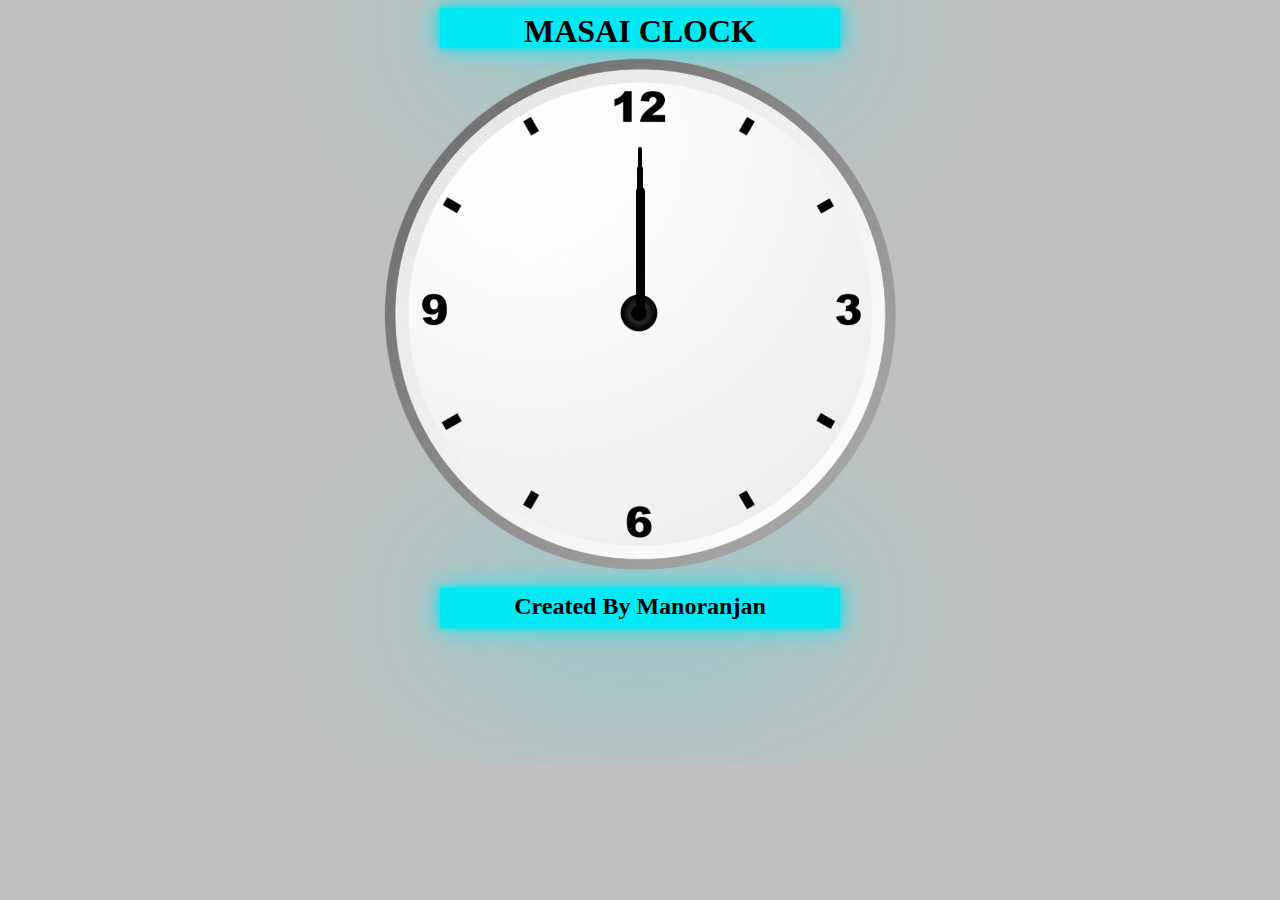
<file: Clock/index.html>
<!DOCTYPE html>
<html lang="en">
<head>
    <meta charset="UTF-8">
    <meta http-equiv="X-UA-Compatible" content="IE=edge">
    <meta name="viewport" content="width=device-width, initial-scale=1.0">
    <title>Analog Clock Pure JS</title>
    <link rel="stylesheet" href="style.css">
</head>
<body>
    <h1>MASAI CLOCK</h1>
    <div id="clockContainer">
        <div id="hour"></div>
        <div id="minute"></div>
        <div id="second"></div>
    </div>
    <br>
    <h2>Created By Manoranjan</h2>
</body>
</html>
<script src="index.js"></script>
</file>
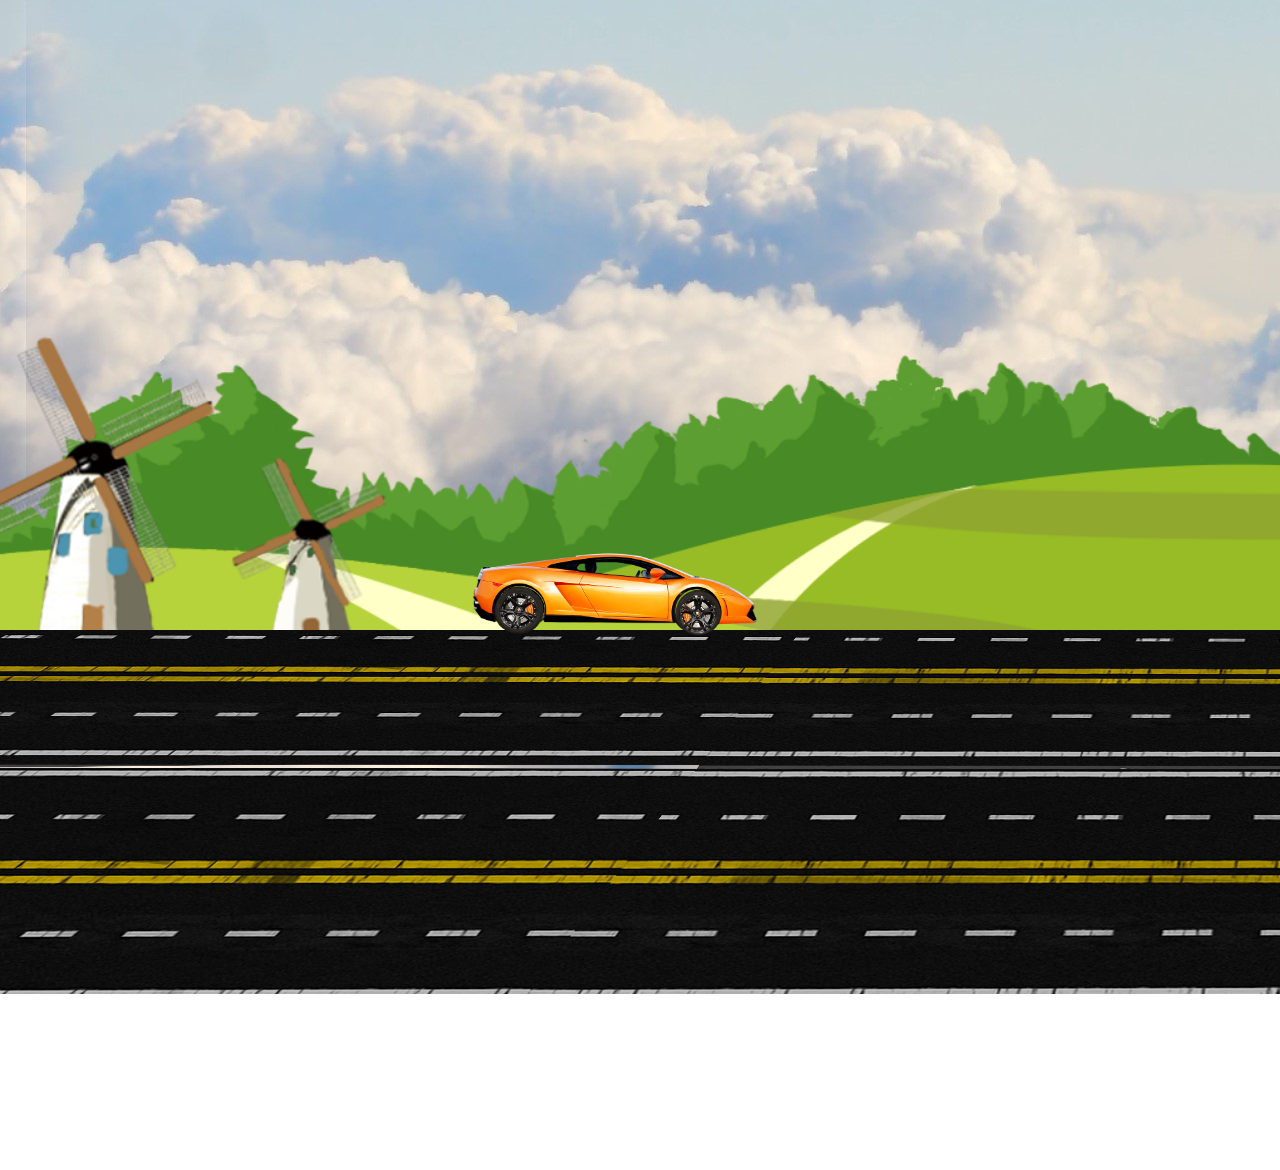
<file: lamborginni/index.html>
<!DOCTYPE html>
<html lang="en">
<head>
    <meta charset="UTF-8">
    <meta http-equiv="X-UA-Compatible" content="IE=edge">
    <meta name="viewport" content="width=device-width, initial-scale=1.0">
    <title>Lambogini Animation</title>
    <link rel="stylesheet" href="style.css">
</head>
<body>
    <div class="container">
        <div class="sky">
            <div class="trees"></div>
            <div class="track"></div>
            <div class="car">
                <div class="wheel wheel1">
                    <img src="car_wheel_left.png" alt="">
                </div>
                <div class="wheel wheel2">
                    <img src="car_wheel_right.png" alt="" class="src">
                </div>
            </div>

        </div>
    </div>
</body>
</html>
<script src="script.js"></script>
</file>
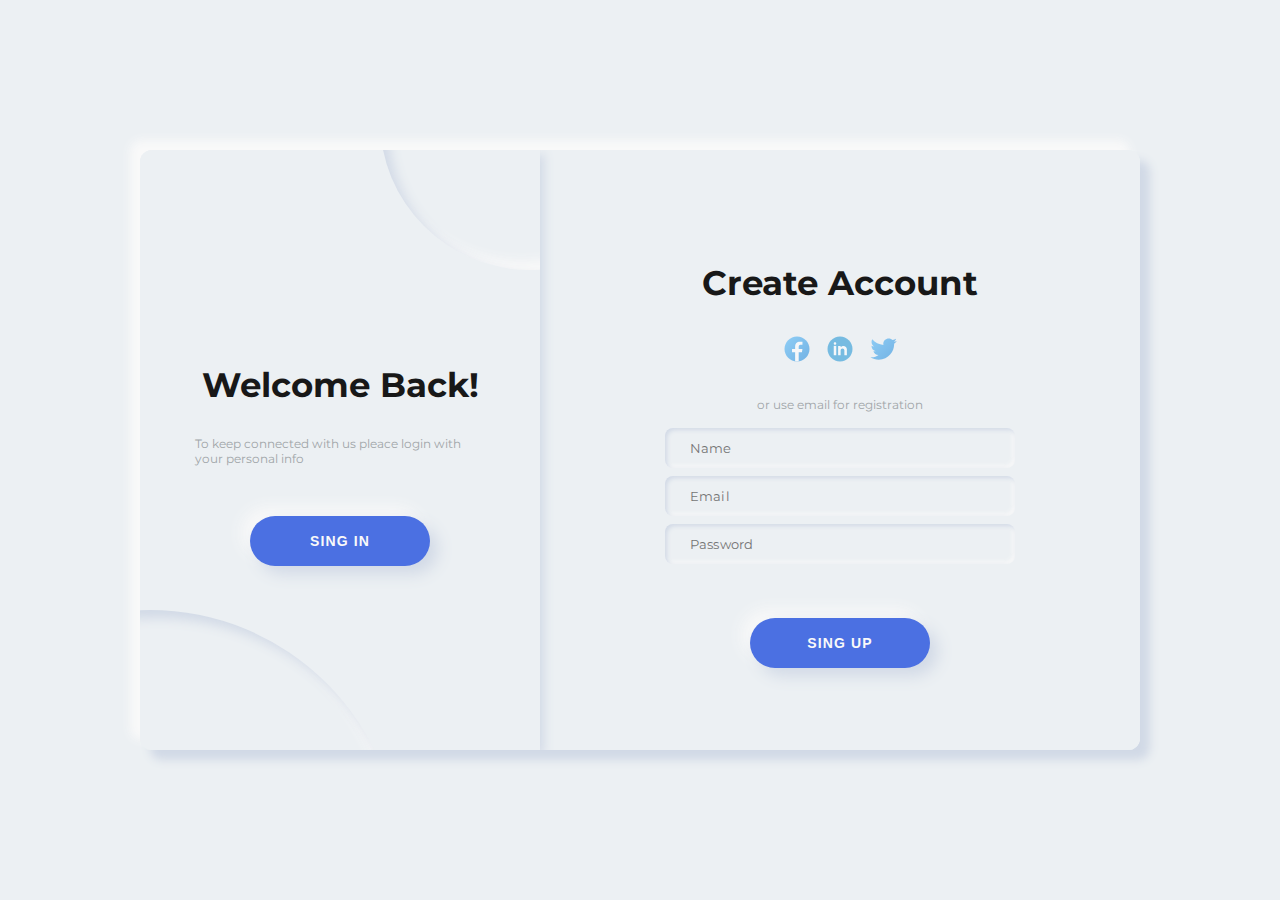
<file: Login_SingUp_page/index.html>
<!DOCTYPE html>
<html lang="en">
<head>
    <meta charset="UTF-8">
    <meta http-equiv="X-UA-Compatible" content="IE=edge">
    <meta name="viewport" content="width=device-width, initial-scale=1.0">
    <title>Neumorphism Login Form</title>
    <link rel="stylesheet" href="style.css">
</head>
<body>
    <div class="main">
        <div class="container a-container" id="a-container">
        <form action="" class="form" id="a-form">
            <h2 class="title">Create Account</h2>
            <div class="form_icons">
            <img src="svg/fb.svg" alt="" class="form_icon">
            <img src="svg/linkedin.svg" alt="" class="form_icon">
            <img src="svg/twitter.svg" alt="" class="form_icon">
        </div>
        <span class="form_span">or use email for registration</span>
        <input type="text" class="form_input" placeholder="Name">
        <input type="email" class="form_input" placeholder="Email">
        <input type="password" class="form_input" placeholder="Password">
       <button class="button submit">SING UP</button>
    
    </form>
        </div>
        <div class="container b-container" id="b-container">
        <form action="" class="form" id="b-form">
            <h2 class="title">Sing in to Website</h2>
            <div class="form_icons">
                <img src="svg/fb.svg" alt="" class="form_icon">
                <img src="svg/linkedin.svg" alt="" class="form_icon">
                <img src="svg/twitter.svg" alt="" class="form_icon">
            </div>
            <span class="form_span">or use email Account</span>
       
        <input type="email" class="form_input" placeholder="Email">
        <input type="password" class="form_input" placeholder="Password">
       <a href="#" class="form_link">Forget your Password</a>
        <button class="button submit">SING IN</button>
        </form>
        </div>
        <div class="switch" id="switch-cnt">
            <div class="switch_circle"></div>
            <div class="switch_circle switch_circle--t"></div>
            <div class="switch_container" id="switch-c1">
                <h2 class="title">Welcome Back!</h2>
                <p class="decription">To keep connected with us pleace login with your personal info</p>
                <button class="switch_button button switch-btn">SING IN</button>
            </div>
            <div class="switch_container is-hidden" id="switch-c2">
                <h2 class="switch_title title">Hello Friend!</h2>
                <p class="description">Enter your personal details and start your hourny with us </p>
                <button class="switch_button button switch-btn">SING UP</button>
            </div>
        </div>
        </div>
    
    

</body>
</html>
<script src="./script.js"></script>
</file>
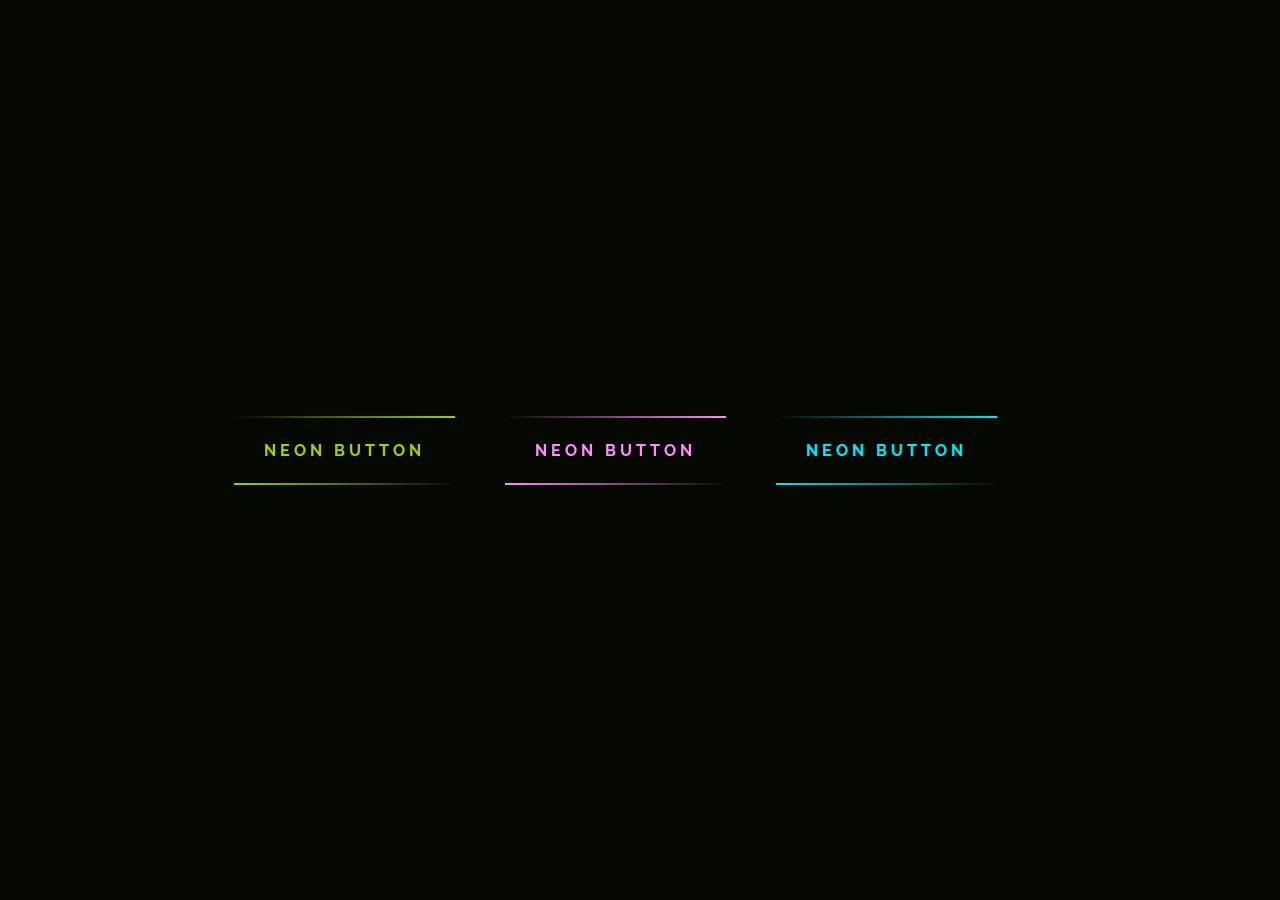
<file: neno_Glwing_Btn/index.html>
<!DOCTYPE html>
<html lang="en">
<head>
    <meta charset="UTF-8">
    <meta http-equiv="X-UA-Compatible" content="IE=edge">
    <meta name="viewport" content="width=device-width, initial-scale=1.0">
    <title>Glowing Buttons</title>
    <link rel="stylesheet" href="style.css">
</head>
<body>
    <a href="#">
        <span></span>
        <span></span>
        <span></span>
        <span></span>
        Neon Button
    </a>
    <a href="#">
        <span></span>
        <span></span>
        <span></span>
        <span></span>
        Neon Button
    </a>
    <a href="#">
        <span></span>
        <span></span>
        <span></span>
        <span></span>
        Neon Button
    </a>
</body>
</html>
</file>
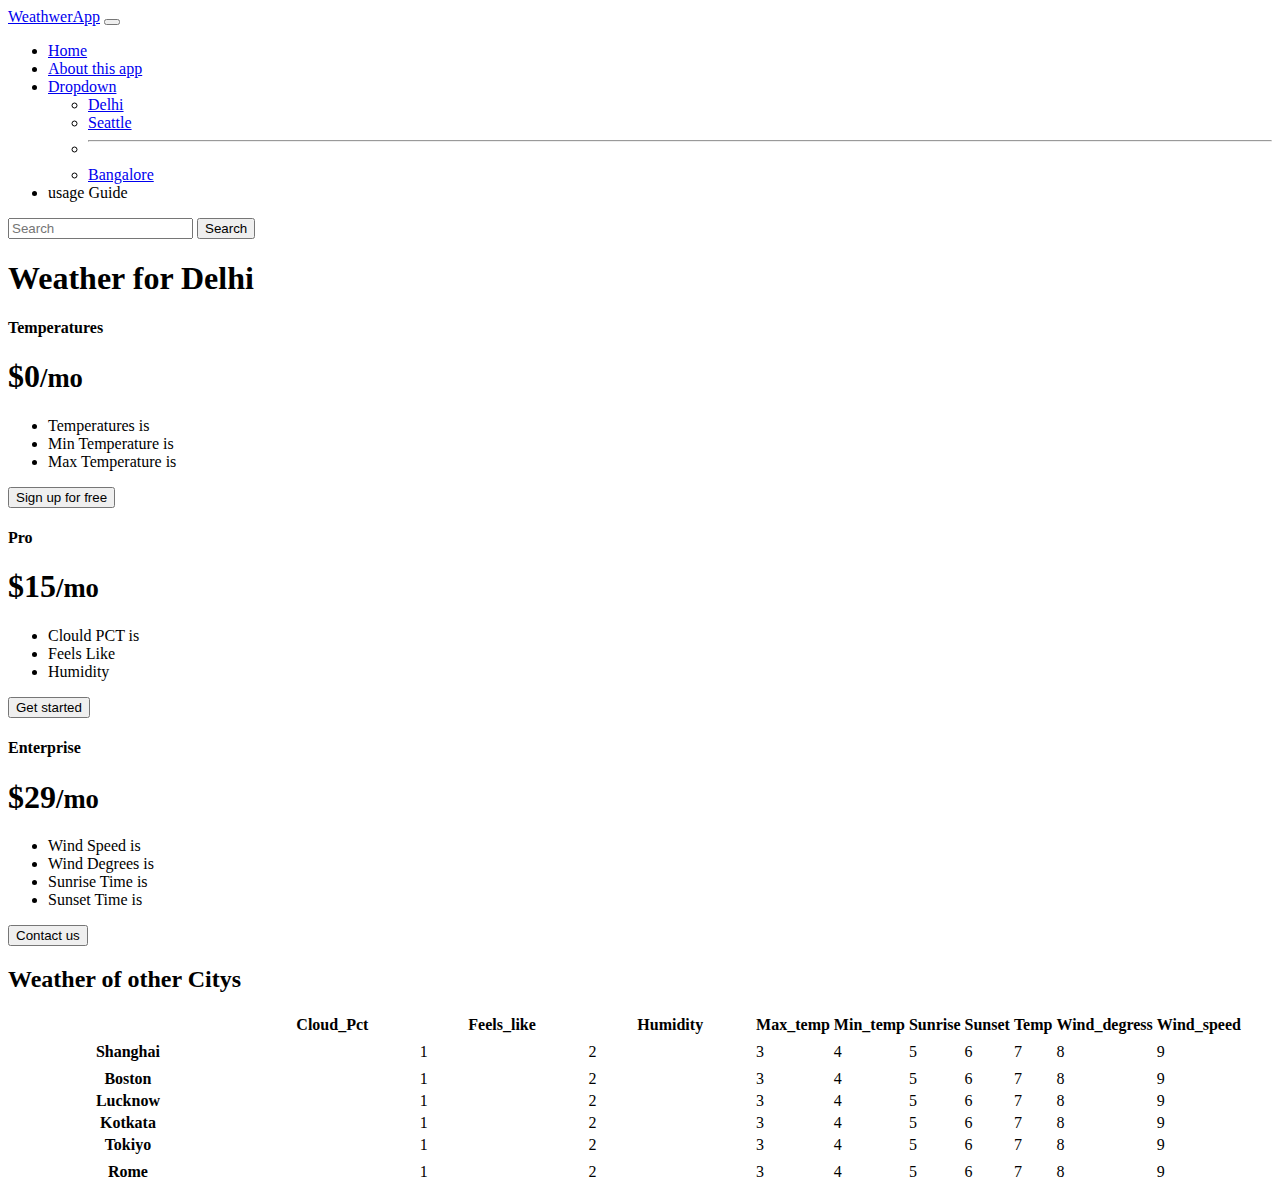
<file: weatherApi/index.html>
<!doctype html>
<html lang="en">
  <head>
    <meta charset="utf-8">
    <meta name="viewport" content="width=device-width, initial-scale=1">
    <title>Weather App</title>
    <link href="https://cdn.jsdelivr.net/npm/bootstrap@5.2.3/dist/css/bootstrap.min.css" rel="stylesheet" integrity="sha384-rbsA2VBKQhggwzxH7pPCaAqO46MgnOM80zW1RWuH61DGLwZJEdK2Kadq2F9CUG65" crossorigin="anonymous">
  </head>
  <body>



    <nav class="navbar navbar-expand-lg bg-light">
        <div class="container-fluid">
          <a class="navbar-brand" href="#">WeathwerApp</a>
          <button class="navbar-toggler" type="button" data-bs-toggle="collapse" data-bs-target="#navbarSupportedContent" aria-controls="navbarSupportedContent" aria-expanded="false" aria-label="Toggle navigation">
            <span class="navbar-toggler-icon"></span>
          </button>
          <div class="collapse navbar-collapse" id="navbarSupportedContent">
            <ul class="navbar-nav me-auto mb-2 mb-lg-0">
              <li class="nav-item">
                <a class="nav-link active" aria-current="page" href="#">Home</a>
              </li>
              <li class="nav-item">
                <a class="nav-link" href="#">About this app</a>
              </li>
              <li class="nav-item dropdown">
                <a class="nav-link dropdown-toggle" href="#" role="button" data-bs-toggle="dropdown" aria-expanded="false">
                  Dropdown
                </a>
                <ul class="dropdown-menu">
                  <li><a class="dropdown-item" href="#">Delhi</a></li>
                  <li><a class="dropdown-item" href="#">Seattle</a></li>
                  <li><hr class="dropdown-divider"></li>
                  <li><a class="dropdown-item" href="#">Bangalore</a></li>
                </ul>
              </li>
              <li class="nav-item">
                <a class="nav-link ">usage Guide</a>
              </li>
            </ul>
            <form class="d-flex" role="search">
              <input id="city" class="form-control me-2" type="search" placeholder="Search" aria-label="Search">
              <button class="btn btn-outline-success" type="submit" id="submit">Search</button>
            </form>
          </div>
        </div>
      </nav>

      <div class="container">
        <h1 class="my-4 text-center" >Weather for <span id="cityName"></span></h1>
        <main>
            <div class="row row-cols-1 row-cols-md-3 mb-3 text-center">
              <div class="col">
                <div class="card mb-4 rounded-3 shadow-sm">
                  <div class="card-header py-3">
                    <h4 class="my-0 fw-normal">Temperatures</h4>
                  </div>
                  <div class="card-body">
                    <h1 class="card-title pricing-card-title">$0<small class="text-muted fw-light">/mo</small></h1>
                    <ul class="list-unstyled mt-3 mb-4">
                      <li>Temperatures is  <span id="temp"></span></li>
                      <li>Min Temperature is  <span id="min_temp"></span></li>
                      <li>Max Temperature is <span id="max_temp"></span></li>
                    
                    </ul>
                    <button type="button" class="w-100 btn btn-lg btn-outline-primary">Sign up for free</button>
                  </div>
                </div>
              </div>
              <div class="col">
                <div class="card mb-4 rounded-3 shadow-sm">
                  <div class="card-header py-3">
                    <h4 class="my-0 fw-normal">Pro</h4>
                  </div>
                  <div class="card-body">
                    <h1 class="card-title pricing-card-title">$15<small class="text-muted fw-light">/mo</small></h1>
                    <ul class="list-unstyled mt-3 mb-4">
                        <li> Clould PCT is<span id="cloud_pct"></span></li>
                        <li> Feels Like<span id="feels_like"></span></li>
                        <li>Humidity<span id="humidity"></span></li>
                    </ul>
                    <button type="button" class="w-100 btn btn-lg btn-primary">Get started</button>
                  </div>
                </div>
              </div>
              <div class="col">
                <div class="card mb-4 rounded-3 shadow-sm border-primary">
                  <div class="card-header py-3 text-bg-primary border-primary">
                    <h4 class="my-0 fw-normal">Enterprise</h4>
                  </div>
                  <div class="card-body">
                    <h1 class="card-title pricing-card-title">$29<small class="text-muted fw-light">/mo</small></h1>
                    <ul class="list-unstyled mt-3 mb-4">
                      <li> Wind Speed is<span id="wind_speed"></span></li>
                      <li> Wind Degrees is<span id="wind_degrees"></span></li>
                      <li>Sunrise Time is<span id="sunrise"></span></li>
                      <li>Sunset Time is<span id="sunset"></span></li>
                    </ul>
                    <button type="button" class="w-100 btn btn-lg btn-primary">Contact us</button>
                  </div>
                </div>
              </div>
            </div>
        
            <h2 class="display-6 text-center mb-4">Weather of other Citys</h2>
        
            <div class="table-responsive">
              <table class="table text-center">
                <thead>
                  <tr>
                    <th style="width: 34%;"></th>
                    <th style="width: 22%;">Cloud_Pct</th>
                    <th style="width: 22%;">Feels_like</th>
                    <th style="width: 22%;">Humidity</th>
                    <th style="width: 22%;">Max_temp</th>
                    <th style="width: 22%;">Min_temp</th>
                    <th style="width: 22%;">Sunrise</th>
                    <th style="width: 22%;">Sunset</th>
                    <th style="width: 22%;">Temp</th>
                    <th style="width: 22%;">Wind_degress</th>
                    <th style="width: 22%;">Wind_speed</th>
                  </tr>
                </thead>
                <tbody>
                  <tr>
                    <th scope="row" class="text-start">Shanghai</th>
                    <td><svg class="bi" width="24" height="24"><use xlink:href="#check"></use></svg></td>
                    <td>1</td>
                    <td>2</td>
                    <td>3</td>
                    <td>4</td>
                    <td>5</td>
                    <td>6</td>
                    <td>7</td>
                    <td>8</td>
                    <td>9</td>
                    
                    <td><svg class="bi" width="24" height="24"><use xlink:href="#check"></use></svg></td>
                  </tr>
                  <tr>
                    <th scope="row" class="text-start">Boston</th>
                    <td></td>
                    <td>1</td>
                    <td>2</td>
                    <td>3</td>
                    <td>4</td>
                    <td>5</td>
                    <td>6</td>
                    <td>7</td>
                    <td>8</td>
                    <td>9</td>

                  </tr>
                </tbody>
        
                <tbody>
                  <tr>
                    <th scope="row" class="text-start">Lucknow</th>
                    <td></td>
                    <td>1</td>
                    <td>2</td>
                    <td>3</td>
                    <td>4</td>
                    <td>5</td>
                    <td>6</td>
                    <td>7</td>
                    <td>8</td>
                    <td>9</td>

                  </tr>
                  <tr>
                    <th scope="row" class="text-start">Kotkata</th>
                    <td></td>
                    <td>1</td>
                    <td>2</td>
                    <td>3</td>
                    <td>4</td>
                    <td>5</td>
                    <td>6</td>
                    <td>7</td>
                    <td>8</td>
                    <td>9</td>
                 
                  </tr>
                  <tr>
                    <th scope="row" class="text-start">Tokiyo</th>
                    <td></td>
                    <td>1</td>
                    <td>2</td>
                    <td>3</td>
                    <td>4</td>
                    <td>5</td>
                    <td>6</td>
                    <td>7</td>
                    <td>8</td>
                    <td>9</td>

                  </tr>
                  <tr>
                    <th scope="row" class="text-start">Rome</th>
                    <td></td>
                    <td>1</td>
                    <td>2</td>
                    <td>3</td>
                    <td>4</td>
                    <td>5</td>
                    <td>6</td>
                    <td>7</td>
                    <td>8</td>
                    <td>9</td>
                    <td><svg class="bi" width="24" height="24"><use xlink:href="#check"></use></svg></td>
                  </tr>
                </tbody>
              </table>
            </div>
          </main>
      </div>
    
    <script src="https://cdn.jsdelivr.net/npm/bootstrap@5.2.3/dist/js/bootstrap.bundle.min.js" integrity="sha384-kenU1KFdBIe4zVF0s0G1M5b4hcpxyD9F7jL+jjXkk+Q2h455rYXK/7HAuoJl+0I4" crossorigin="anonymous"></script>
  </body>
</html>

<script src="script.js"></script>
</file>
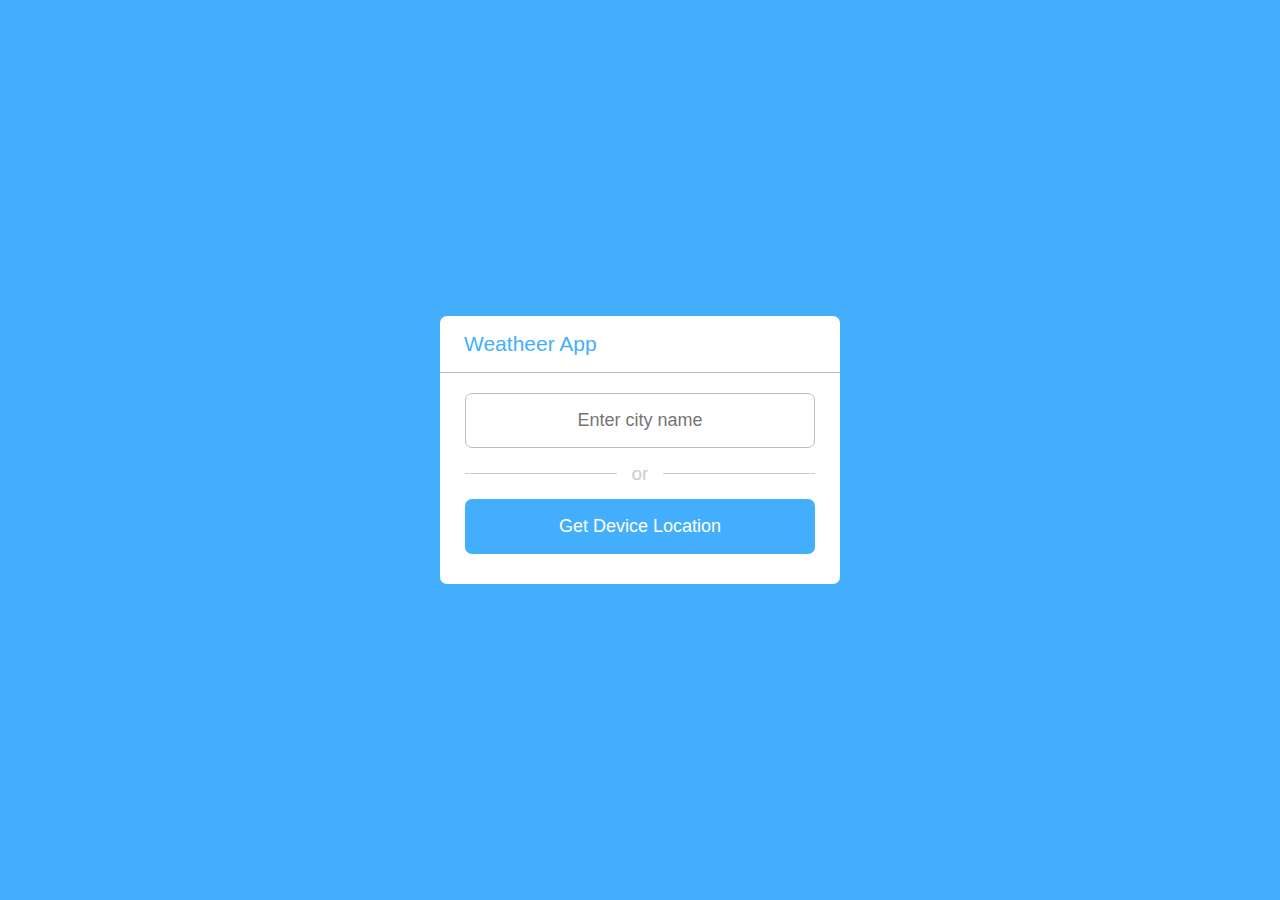
<file: WeatherApp/index.html>
<!DOCTYPE html>
<html lang="en">
<head>
    <meta charset="UTF-8">
    <meta http-equiv="X-UA-Compatible" content="IE=edge">
    <meta name="viewport" content="width=device-width, initial-scale=1.0">
    <title>WEATHER APP</title>
    <link rel="stylesheet" href="style.css">
    <!----linking Box icon-->
    <link rel="stylesheet" href="https://unpkg.com/boxicons@2.0.9/css/boxicons.min.css">
</head>
<body>
    <div class="wrapper">
        <header><i class="bx bx-left-arrow-alt"></i>Weatheer App</header>
        <section class="input-part">
            <p class="info-txt "></p>
            <input type="text" placeholder="Enter city name" spellcheck="false" required>
            <div class="separator"></div>
            <button>Get Device Location</button>


        </section>
        <section class="weather-part">
            <img src="./img/Weather Icons/cloud.svg" alt="weathrImg">
            <div class="temp">
                <span class="numb">13</span>
                <span class="deg">*</span>C
            </div>

            <div class="weather">Broken Clould</div>
            <div class="location">
                <i class="bx bx-map"></i>
                <span>Bangalore,India</span>
            </div>
            <div class="bottom-details">
                <div class="column feels">
                    <i class="bx bxs-thermometer"></i>
                    <div class="details">
                        <div class="temp">
                            <span class="numb-2">17</span>
                            <span class="deg">*</span>C
                        </div>
                        <p>Feels like</p>
                    </div>
                </div>
                <div class="column humidity">
                    <i class="bx bxs-droplet-half"></i>
                    <div class="details"> 
                            <span >84%</span>
                        <p>Humidity</p>
                    </div>
                </div>

            </div>
        </section>
    </div>
</body>
</html>
<script src="./script.js"></script>
</file>
<file: Clock/style.css>
body{
    background-color: #8888;
}
#clockContainer{
   
    width: 40vw;
    height: 40vw;
    background: url(clock.png) no-repeat;
    background-size: 100%;
    position: relative;
    
    margin: auto;
    margin-top: 10px;
    display: flex;
}

#hour,#minute,#second{
    position: absolute;
    background-color:black;
    border-radius: 10px;
    transform-origin: bottom;

}
#hour{
    width: 1.7%; 
    height: 25%;
    top: 25.2%;
     left: 49.2%;
     
     
    
}
#minute{
    width: 1%; 
    height: 29%;
    top: 21%;
    left: 49.5%;
    
}
#second{
    width: 0.7%; 
    height: 33%;
    top: 17.3%;
    left: 49.6%;
    
}
h1,h2{
    height: 30px;
    width: 400px;
   text-align: center;
   padding: 5px 0px;
   margin: 10px 0;
   margin: auto;
   color: black;
   box-shadow: 0 0 5px #03e9f4, 0 0 25px #03e9f4 , 0 0 200px #03e9f4;
   background-color: #03e9f4;
  -webkit-box-reflect: below 1px linear-gradient (transparent,#0005);
   
}
</file>
<file: lamborginni/style.css>
*{
    margin: 0;
    padding: 0;
    box-sizing: border-box;
}
body{
    overflow: hidden;
   
}
.sky{
    height: 100vh;
    width: 100%;
    background-image: url(background.jpg);
    background-repeat: no-repeat;
    position: absolute;
    
}

.trees{
   height: 100vh;
   width: 100%;
   background-image: url(trees.png); 
   background-size: cover;
   position: absolute;
   top: -140px;
   animation: shakebody linear 6s infinite;

}
.track{
    height: 60vh;
    width: 800vw;
    background-image: url(track.png) ;
    background-repeat: repeat-x; 
    /* background-size: cover; */
    position: absolute;
    top: 70vh;
    
    animation: carMove linear 10s infinite;
 }
 .car{
    height: 100px;
    width: 350px;
    background-image: url(car_body.png);
    background-size: cover;
    background-repeat: no-repeat;
    position: absolute;
    left: 444px;
    bottom: 29vh;
    animation: shake linear .2s infinite ;
 }
 .wheel img{
 animation:wheelRotation linear .4s infinite ;
 }

 

 
 .wheel1 img{
    width: 62px;
    position: relative;
    top: 40px;
    left: 44px;
 }
 
 .wheel2 img{
    width: 65px;
    position: relative;
    top: -25px;
    left: 222px;
}

@keyframes wheelRotation
{
100%{
    transform:rotate(360deg);

}

}

@keyframes carMove
{
100%{
    transform:translateX(-500vw)

}

}
@keyframes shake
{
    0%{
       transform: translateY(-2px);

    }
    50%{
        transform: translateY(2px);
    }
    100%{
        transform: translateY(-2px);
    }
}
@keyframes shakebody
{
    0%{
       transform: translateY(-20px);

    }
    50%{
        transform: translateY(20px);
    }
    100%{
        transform: translateY(-20px);
    }
}
</file>
<file: Login_SingUp_page/style.css>
@import url('https://fonts.googleapis.com/css2?family=Montserrat:wght@400;700;800&display=swap');

*,
*::after,
*::before{
   margin: 0;
   padding: 0;
   box-sizing: border-box; 
}

body{
    width: 100%;
    height: 100vh;
    display: flex;
    justify-content: center;
    align-items: center;
    font-family:'Montserrat',sans-serif;
    font-size: 12px;
    background-color: #ecf0f3;
    color: #a0a5a8;
}

.main{
    position: relative;
    width: 1000px;
    min-width: 1000px;
    min-height: 600px;
    padding: 25px;
    background-color: #ecf0f3;
    box-shadow: 10px 10px 10px #d1d9e6, -10px -10px 10px #f9f9f9;
    border-radius: 12px;
    /* border: 1px solid blue; */
    overflow: hidden;
}

.container{
    display: flex;
    justify-content: center;
    align-items: center;
    position: absolute;
    top: 0;
    width: 600px;
    height: 100%;
    padding: 25px;
    background-color: #ecf0f3;
    transition: 1.25s;
    /* border: 1px solid red; */

}

.form{
display: flex;
justify-content: center;
align-items: center;
flex-direction: column;
width: 100%;
height: 100%;

}

.form_icon{
    object-fit: contain;
    width: 30px;
    margin: 0 5px;
    opacity: 0.5;
    transition: 0.15s;
}

.form_icon:hover{
    opacity: 1;
    transition: 0.15s;
    cursor: pointer;

}

.form_input {
    width: 350px;
    height: 40px;
    margin: 4px 0;
    padding-left: 25px;
    font-size: 13px;
    letter-spacing: 0.15px;
    border: none;
    outline: none;
    font-family:'Montserrat',sans-serif ;
    background-color: #ecf0f3;
    transition:0.25s ease ;
    border-radius: 8px;
    box-shadow: inset 2px 2px 4px #d1d9e6, inset -2px -2px 4px #f9f9f9;
}

.form_input:focus {
    box-shadow: inset 4px 4px 4px #d1d9e6, inset -4px -4px 4px #f9f9f9;
  }

  .form_span {
    margin-top: 30px;
    margin-bottom: 12px;

  }

  .title {
    font-size: 34px;
    font-weight: 700;
    line-height: 3;
    color: #181818; 
  }

  .button{
    width: 180px;
    height: 50px;
    border-radius: 25px;
    margin-top: 50px;
    font-weight: 700;
    font-size: 14px;
    letter-spacing: 1.15px;
    background-color: #4b70e2;
    color: #f9f9f9;
    box-shadow: 8px 8px 16px #d1d9e6, -8px -8px 16px #f9f9f9;
    border: none;
    outline: none;
}

.a-container{
z-index: 100;
left: calc(100% - 600px);

}

.form_link{
    color: #181818;
    font-size: 15px;
    margin-top: 25px;
    border-bottom: 1px solid #a0a5a8;
    text-decoration: none;

}

.b-container {
    left: calc(100% - 600px);
    z-index: 0;
}

.switch {
    display: flex;
    justify-content: center;
    align-items: center;
    position: absolute;
    top: 0;
    left: 0;
    height:100% ;
    width: 400px;
    padding: 50px;
    z-index: 200;
    transition: 1.25s;
    background-color: #ecf0f3;
    overflow: hidden;
    box-shadow: 4px 4px 10px #d1d9e6, -4px -4px 10px #f9f9f9;


}
.switch_circle{
    position: absolute;
    width: 500px;
    height: 500px;
    border-radius: 50%;
    background-color: #ecf0f3;
    box-shadow: inset 8px 8px 12px #d1d9e6, inset -8px -8px 12px #f9f9f9;
    bottom: -60%;
    left: -60%;
    transition: 1.25s;

}

.switch_circle--t {
    top: -30%;
    left: 60%;
    width: 300px;
    height: 300px;

}

.switch_container {
    display: flex;
    justify-content: center;
    align-items: center;
    flex-direction: column;
    position: absolute;
    width: 400px;
    padding: 50px 55px;
    transition: 1.25s;


}


.switch_button {
    cursor: pointer;
  }
  
  .switch_button:hover {
    box-shadow: 6px 6px 10px #d1d9e6, -6px -6px 10px #f9f9f9;
    transform: scale(0.985);
    transition: 0.25s;
  }
  
  .switch_button:active,
  .switch_button:focus {
    box-shadow: 2px 2px 6px #d1d9e6, -2px -2px 6px #f9f9f9;
    transform: scale(0.97);
    transition: 0.25s;
  }
  
  .is-txr {
    left: calc(100% - 400px);
    transition: 1.25s;
    transform-origin: left;
  }
  .is-txl {
    left: 0;
    transition: 1.25s;
    transform-origin: right;
  }
  .is-z200 {
    z-index: 200;
    transition: 1.25s;
  }
  .is-hidden {
    visibility: hidden;
    opacity: 0;
    position: absolute;
    transition: 1.25s;
  }
  .is-gx {
    animation: is-gx 1.25s;
  }
  
  @keyframes is-gx {
    0%,
    10%,
    100% {
      width: 400px;
    }
    30%,
    50% {
      width: 500px;
    }
  }
  
  .description {
    font-size: 14px;
    letter-spacing: 0.25px;
    text-align: center;
    line-height: 1.6;
  }
</file>
<file: neno_Glwing_Btn/style.css>
@import url('https://fonts.googleapis.com/css2?family=Raleway:wght@400;700&display=swap');

*{
    margin: 0;
    padding: 0;
    box-sizing: border-box;
}

body{
    display: flex;
    justify-content: center;
    align-items: center;
    height: 100vh;
    background: #050801;
    font-family: 'Raleway' , sans-serif;
    font-weight: bold;
}

a{
    position: relative;
    padding: 25px 30px;
    margin: 40px 0;
    color: #03e9f4;
    text-decoration: none;
    text-transform: uppercase;
    transition:0.5s ;
    letter-spacing: 4px;
    overflow: hidden;
    margin-right: 50px;
    text-align: center;

}

a:hover{
    background: #03e9f4;
    color: #050801;
     box-shadow: 0 0 5px #03e9f4, 0 0 25px #03e9f4, 0 0 50px #03e9f4, 0 0 200px #03e9f4; 
     -webkit-box-reflect: below 1px linear-gradient(transparent, #0005);
}

a:nth-child(1){
    filter: hue-rotate(260deg);
}

a:nth-child(2){
    filter: hue-rotate(100deg);
}

/* we created 4 span tags in the beginning. We will target them individually by saying ( a span:nth-child(1) ) and so on. It is used to select the child elements which are inside of the anchor tags. Now we have 4 span tags, we will select each one of them and add keyframe animations.  */

a span{
    position: absolute;
    display: block;
    
}

a span:nth-child(1){
    top: 0;
    left: 0;
    width: 100%;
    height: 2px;
    background:linear-gradient(90deg, transparent, #03e9f4) ;
    animation: animate1 1s linear infinite;

}

@keyframes animate1 {
    0%{
        left: -100%;

    }
    50%,
    100%{
        left: 100%;
    }
}

a span:nth-child(2){
    top: -100%;
    right: 0;
    width: 2px;
    height: 100%;
    background: linear-gradient(180deg,transparent , #03e9f4);
    animation: animate2 1s linear infinite;
    animation-delay: 0.25s;
}

@keyframes animate2 {
    0% {
      top: -100%;
    }
    50%,
    100% {
      top: 100%;
    }
  }

  a span:nth-child(3) {
    bottom: 0;
    right: 0;
    width: 100%;
    height: 2px;
    background: linear-gradient(270deg, transparent, #03e9f4);
    animation: animate3 1s linear infinite;
    animation-delay: 0.5s;
  }
  
  @keyframes animate3 {
    0% {
      right: -100%;
    }
    50%,
    100% {
      right: 100%;
    }
  }
  
  a span:nth-child(4) {
    bottom: -100%;
    left: 0;
    width: 2px;
    height: 100%;
    background: linear-gradient(360deg, transparent, #03e9f4);
    animation: animate4 1s linear infinite;
    animation-delay: 0.75s;
  }
  
  @keyframes animate4 {
    0% {
      bottom: -100%;
    }
    50%,
    100% {
      bottom: 100%;
    }
  }
</file>
<file: WeatherApp/style.css>
/* google fonts poppins*/
  @import url('https://fonts.googleapis.com/css2?family=Josefin+Sans:ital,wght@0,700;1,400;1,500;1,600;1,700&display=swap'); 
 *{
    margin: 0;
    padding:0;
    box-sizing:border-box;
    font-family:'Trebuchet MS', 'Lucida Sans Unicode', 'Lucida Grande', 'Lucida Sans', Arial, sans-serif;
 }

 body{
    display: flex;
    align-items: center;
    justify-content: center;
    min-height: 100vh;
    background: #43AFFC;
 }
 .wrapper{
    width: 400px;
    background: #fff;
    border-radius: 7px;

 }

 .wrapper header{
    font-size: 21px;
    color: #43AFFC;
    font-weight: 500;
    padding: 16px 16px;
    display: flex;
    align-items: center;
    border-bottom: 1px solid #bfbfbf;
 }
 header i {
  cursor: pointer;
  font-size: 0px;
  margin-right: 8px;
 }
 .wrapper.active header i{
    font-size: 30px;
    font-weight: 300;
    margin-left: 5px;
 }

 .wrapper .input-part{
    
    margin: 20px 25px 30px;
 }
 .wrapper.active .input-part{
    display: none;
 }
.input-part :where(input , button){
    width: 100%;
    height: 55px;
    border: none;
    outline: none;
    font-size: 18px;
    border-radius: 7px;
}
.input-part .info-txt{
    display: none;
    font-size: 16px;
    background: red;
    padding: 10px 12px;
    border-radius: 7px;
    margin-bottom: 15px;
    text-align: center;
}

.info-txt.error{
    display: block;
    color: #721c24;
    background: #f8d7da;
    border: 1px solid #f5c6cb;
}

.info-txt.pending{
    display: block;
    color: #0c5460;
    background: #d1ecf1;
    border: 1px solid #bee5eb;
}


.input-part input{
    text-align: center;
    border: 1px solid #bfbfbf;
}
.input-part input:is(:focus, :valid){
    border: 2px solid #43AFFC;
}

.input-part button{
    color:#fff ;
    background-color: #43AFFC;
    cursor: pointer;
}
.input-part .separator{
    height: 1px;
    width: 100%;
    margin: 25px 0;
    background: #ccc;
    display: flex;
    align-items: center;
    justify-content: center;
}

.separator::before{
    content: "or";
    color: #ccc;
    font-size: 19px;
    padding: 0 15px;
    background: #fff;
}

.wrapper .weather-part{
    margin: 30px 0 0 ;
    display: none;
    flex-direction:column;
    align-items: center;
    justify-content: center;

}
.wrapper.active .weather-part{
    display: flex;
}
.weather-part img{
    max-width:125px ;
}

.weather-part .temp{
    display: flex;
    font-size: 72px;
    font-weight:500 ;

}
.weather-part .temp .numb{
font-weight: 600;
}
.weather-part .temp .deg{
    font-size: 40px;
    margin: 10px 5px 0 0;
    display: block;
}
.weather-part .weather{
    font-size: 21px;
    text-align: center;
    margin: -5px 20px 15px;
}
.weather-part .location{
    font-size: 21px;
    display: flex;
    align-items: center;
    margin-bottom: 30px;
}
.location i{
    font-size: 22px;
    margin-right: 5px;
}
.weather-part .bottom-details{
   
    width: 100%;
    display: flex;
    align-items: center;
    justify-content: space-between;
    border-top: 1px solid #bfbfbf;

}
.bottom-details .column{
width: 100%;
display: flex;
align-items: center;
justify-content: center;
padding: 15px 0;
}
.column i {
    color: #43AFFC;
    font-size: 40px;
}
.column.humidity{
    border-left:1px solid #bfbfbf ;
}
.details .temp, .humidity span {
    font-size: 18px;
    font-weight: 500;
    margin-top: -3px;
}

.details .temp .deg{
    margin: 0;
    font-size: 17px;
    padding: 0 2px 0  1px;
}
.details p {
    font-size: 14px;
    margin-top: -6px;
}
</file>
